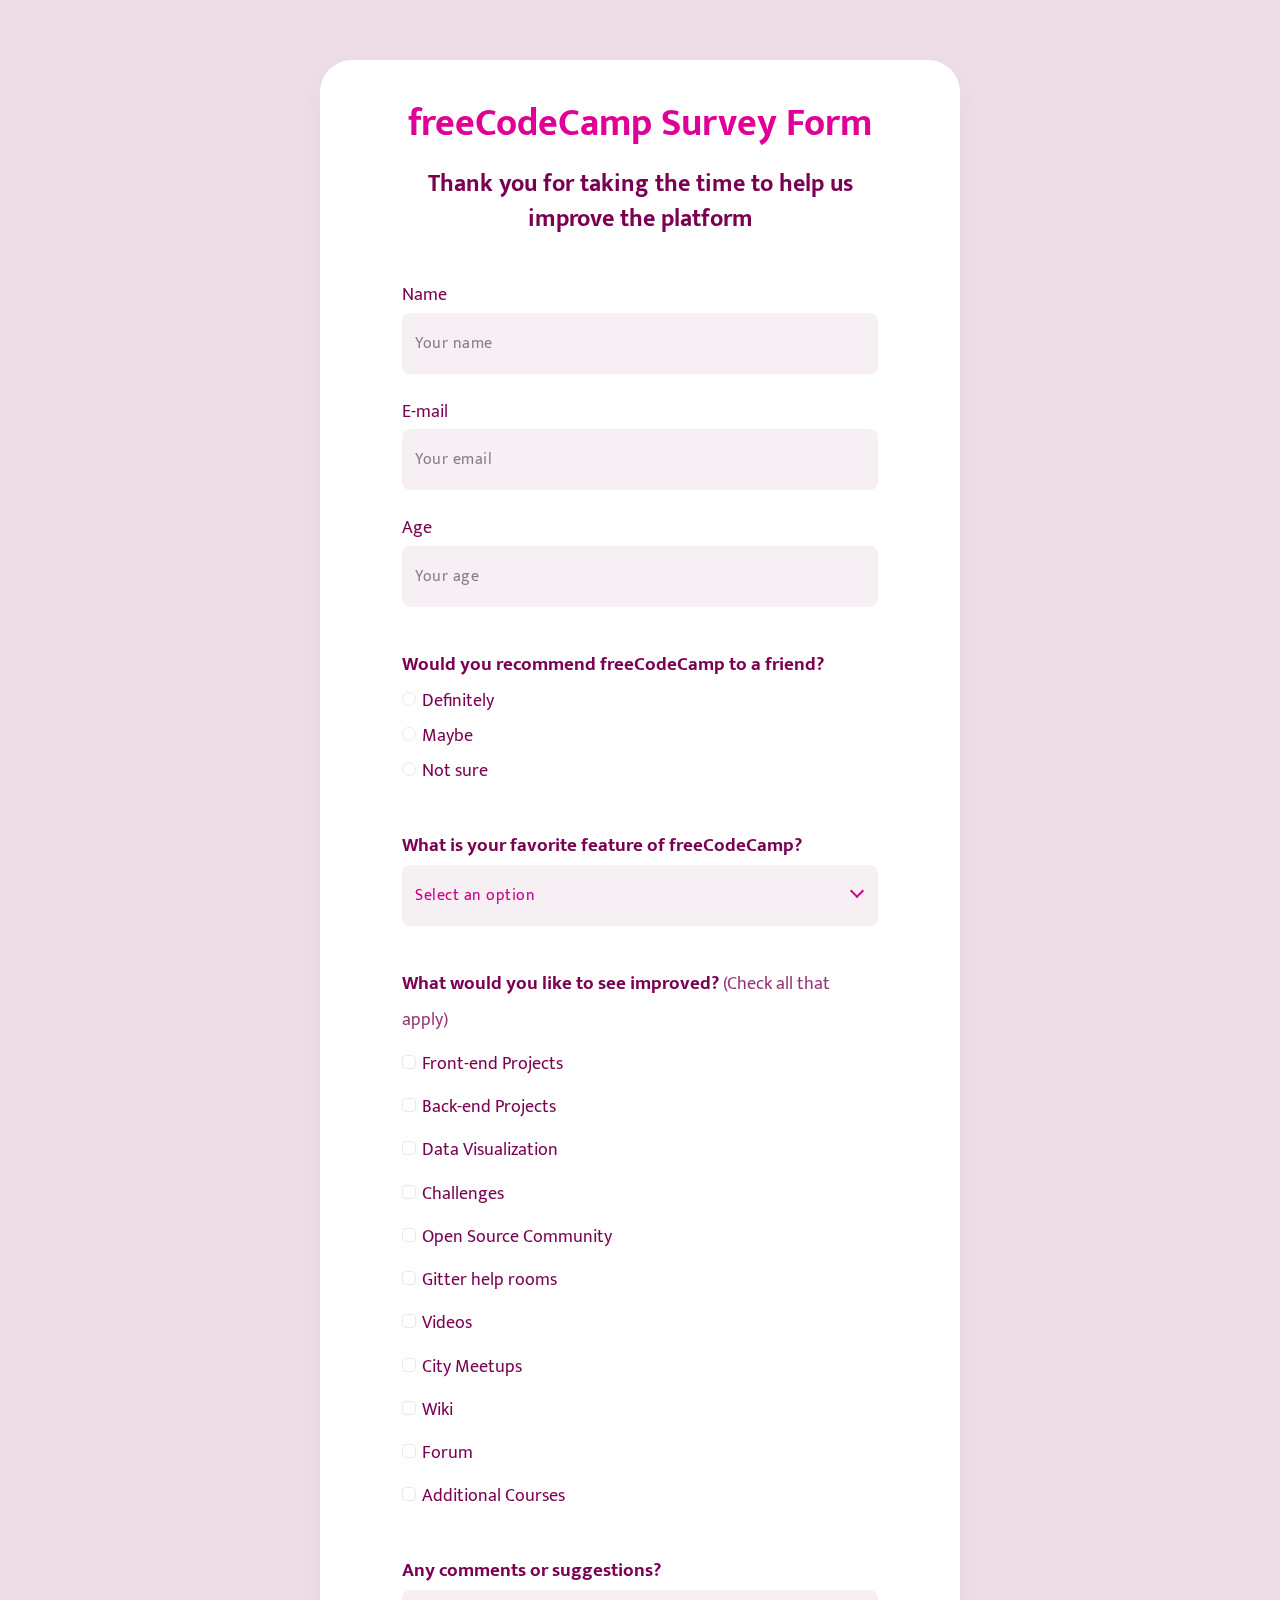
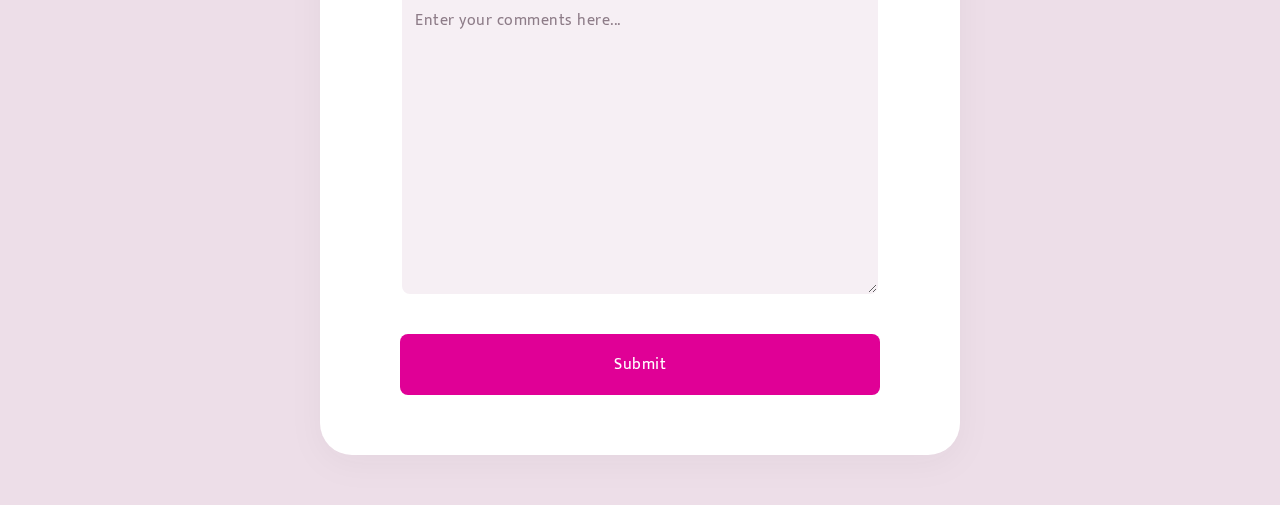
<file: responsive-web-design/survey-form/index.html>
<!DOCTYPE html>
<html lang="en">
  <head>
    <meta charset="UTF-8" />
    <meta name="viewport" content="width=device-width, initial-scale=1.0" />
    <link rel="preconnect" href="https://fonts.gstatic.com" />
    <link
      href="https://fonts.googleapis.com/css2?family=Mukta+Vaani:wght@300;700&display=swap"
      rel="stylesheet"
    />
    <link rel="stylesheet" href="style.css" />
    <title>Survey Form</title>
  </head>
  <body>
    <div id="container">
      <h1 id="title">freeCodeCamp Survey Form</h1>
      <p id="description">
        Thank you for taking the time to help us improve the platform
      </p>
      <form action="#" id="survey-form">
        <fieldset>
          <label for="name" id="name-label">
            Name
            <input
              type="text"
              name="name"
              id="name"
              placeholder="Your name"
              required
              class="w-100"
            />
          </label>
          <label for="email" id="email-label">
            E-mail
            <input
              type="email"
              name="email"
              id="email"
              placeholder="Your email"
              required
              class="w-100"
            />
          </label>
          <label for="number" id="number-label">
            Age
            <input
              type="number"
              name="number"
              id="number"
              min="0"
              max="110"
              placeholder="Your age"
              class="w-100"
            />
          </label>
        </fieldset>
        <fieldset>
          <label
            ><strong
              >Would you recommend freeCodeCamp to a friend?</strong
            ></label
          >
          <label for="definitely" class="radios"
            ><input
              type="radio"
              name="recommend"
              id="definitely"
              value="definitely"
            />
            <span class="checkmark"></span>
            Definitely
          </label>
          <label for="maybe" class="radios"
            ><input type="radio" name="recommend" id="maybe" value="maybe" />
            <span class="checkmark"></span>
            Maybe
          </label>
          <label for="not-sure" class="radios"
            ><input
              type="radio"
              name="recommend"
              id="not-sure"
              value="not-sure"
            />
            <span class="checkmark"></span>
            Not sure
          </label>
        </fieldset>
        <fieldset>
          <label for="dropdown" id="dropdown-label">
            <strong>What is your favorite feature of freeCodeCamp?</strong>
            <div class="arrow">
              <select name="dropdown" id="dropdown" class="arrow">
                <option value disabled selected>Select an option</option>
                <option value="challenges">Challenges</option>
                <option value="Projects">Projects</option>
                <option value="community">Community</option>
                <option value="open-source">Open Source</option>
              </select>
            </div>
          </label>
        </fieldset>
        <fieldset class="checkboxes">
          <label
            ><strong>What would you like to see improved?</strong>
            <span>(Check all that apply)</span></label
          >
          <label for="front-end">
            <input
              type="checkbox"
              name="front-end"
              id="front-end"
              value="front-end-projects"
            />
            <span class="checkmark"
              ><img src="img/check.svg" alt="Checkmark"
            /></span>
            Front-end Projects
          </label>
          <label for="back-end">
            <input
              type="checkbox"
              name="back-end"
              id="back-end"
              value="back-end"
            />
            <span class="checkmark"
              ><img src="img/check.svg" alt="Checkmark"
            /></span>
            Back-end Projects
          </label>
          <label for="data-visualization">
            <input
              type="checkbox"
              name="data-visualization"
              id="data-visualization"
              value="data-visualization"
            />
            <span class="checkmark"
              ><img src="img/check.svg" alt="Checkmark"
            /></span>
            Data Visualization
          </label>
          <label for="challenges">
            <input
              type="checkbox"
              name="challenges"
              id="challenges"
              value="challenges"
            />
            <span class="checkmark"
              ><img src="img/check.svg" alt="Checkmark"
            /></span>
            Challenges
          </label>
          <label for="open-source-community">
            <input
              type="checkbox"
              name="open-source-community"
              id="open-source-community"
              value="open-source-community"
            />
            <span class="checkmark"
              ><img src="img/check.svg" alt="Checkmark"
            /></span>
            Open Source Community
          </label>
          <label for="gitter-help-rooms">
            <input
              type="checkbox"
              name="gitter-help-rooms"
              id="gitter-help-rooms"
              value="gitter-help-rooms"
            />
            <span class="checkmark"
              ><img src="img/check.svg" alt="Checkmark"
            /></span>
            Gitter help rooms
          </label>
          <label for="videos">
            <input type="checkbox" name="videos" id="videos" value="videos" />
            <span class="checkmark"
              ><img src="img/check.svg" alt="Checkmark"
            /></span>
            Videos
          </label>
          <label for="city-meetups">
            <input
              type="checkbox"
              name="city-meetups"
              id="city-meetups"
              value="city-meetups"
            />
            <span class="checkmark"
              ><img src="img/check.svg" alt="Checkmark"
            /></span>
            City Meetups
          </label>
          <label for="wiki">
            <input type="checkbox" name="wiki" id="wiki" value="wiki" />
            <span class="checkmark"
              ><img src="img/check.svg" alt="Checkmark"
            /></span>
            Wiki
          </label>
          <label for="forum">
            <input type="checkbox" name="forum" id="forum" value="forum" />
            <span class="checkmark"
              ><img src="img/check.svg" alt="Checkmark"
            /></span>
            Forum
          </label>
          <label for="additional-courses">
            <input
              type="checkbox"
              name="additional-courses"
              id="additional-courses"
              value="additional-courses"
            />
            <span class="checkmark"
              ><img src="img/check.svg" alt="Checkmark"
            /></span>
            Additional Courses
          </label>
        </fieldset>
        <fieldset>
          <label for="comments">
            <strong>Any comments or suggestions?</strong>
            <textarea
              name="comments"
              id="comments"
              rows="10"
              placeholder="Enter your comments here..."
              class="w-100"
            ></textarea>
          </label>
        </fieldset>
        <input type="submit" value="Submit" id="submit" />
      </form>
    </div>
  </body>
</html>
</file>
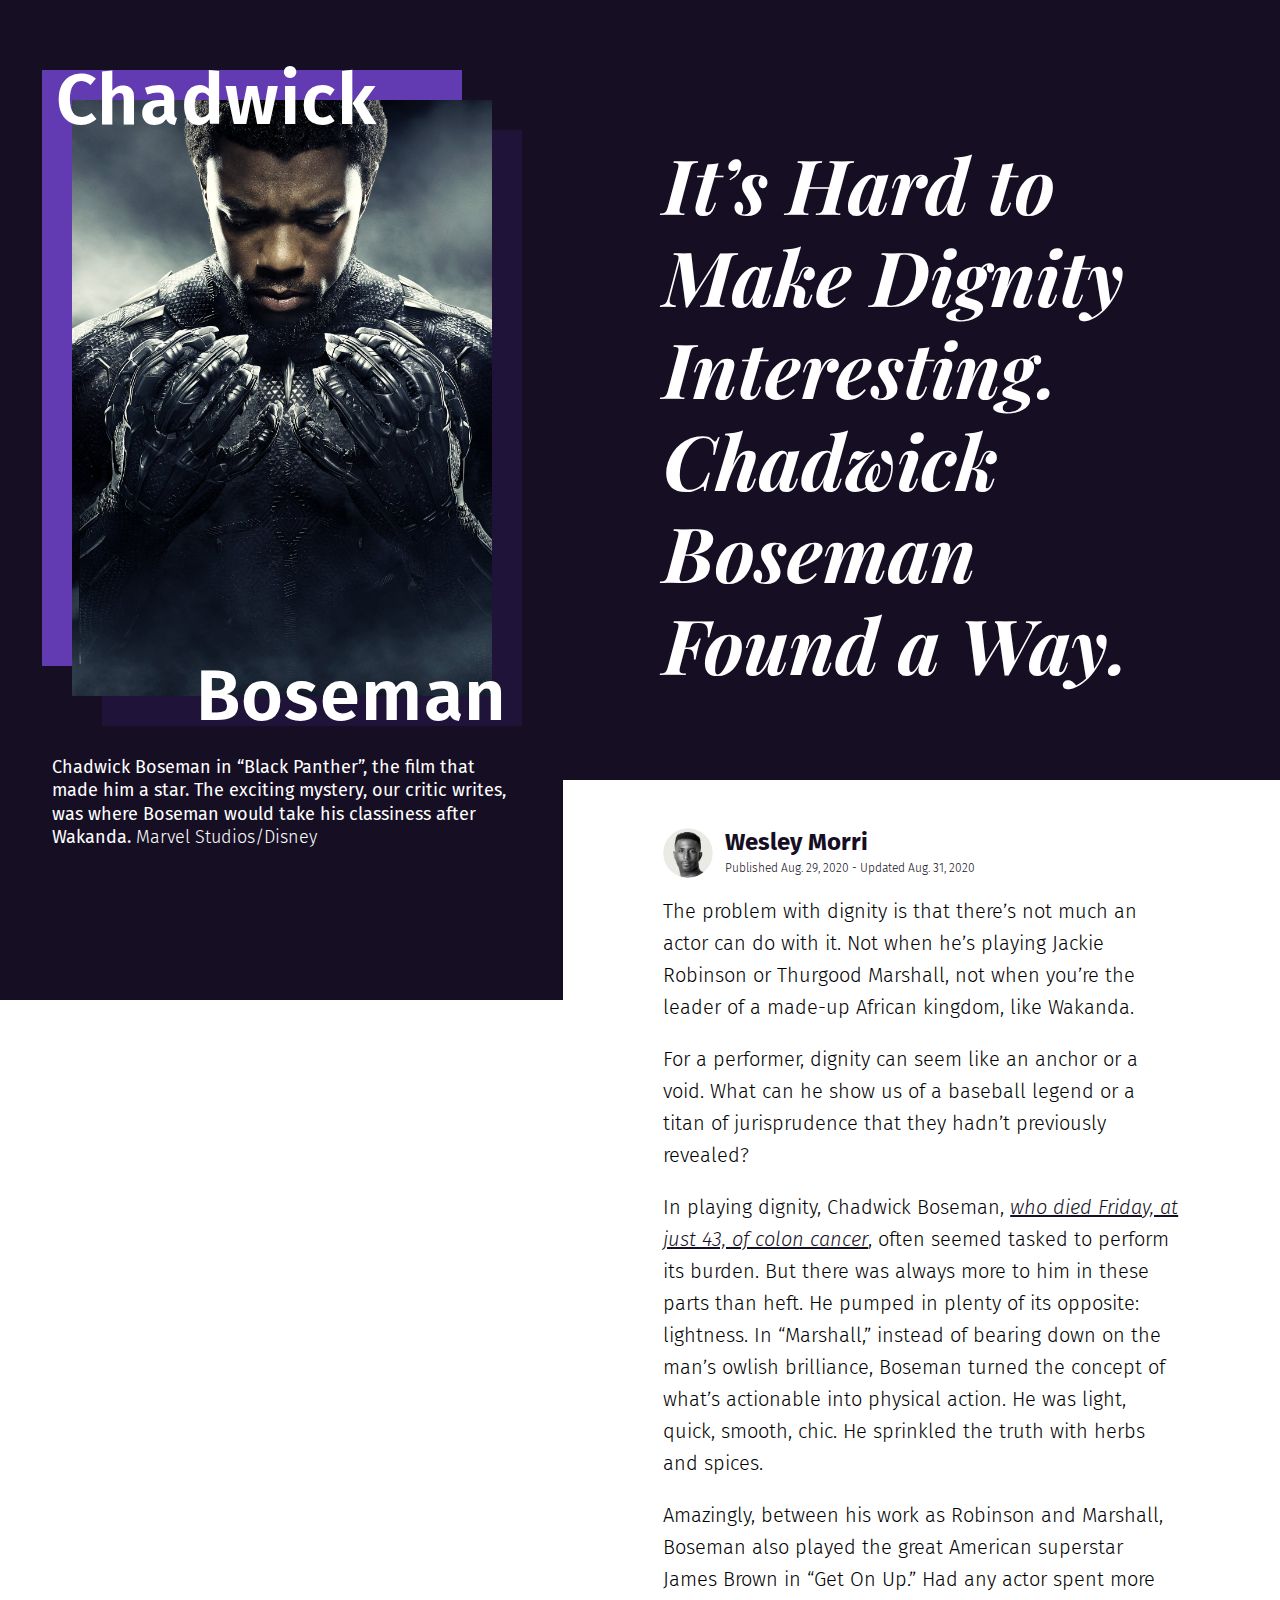
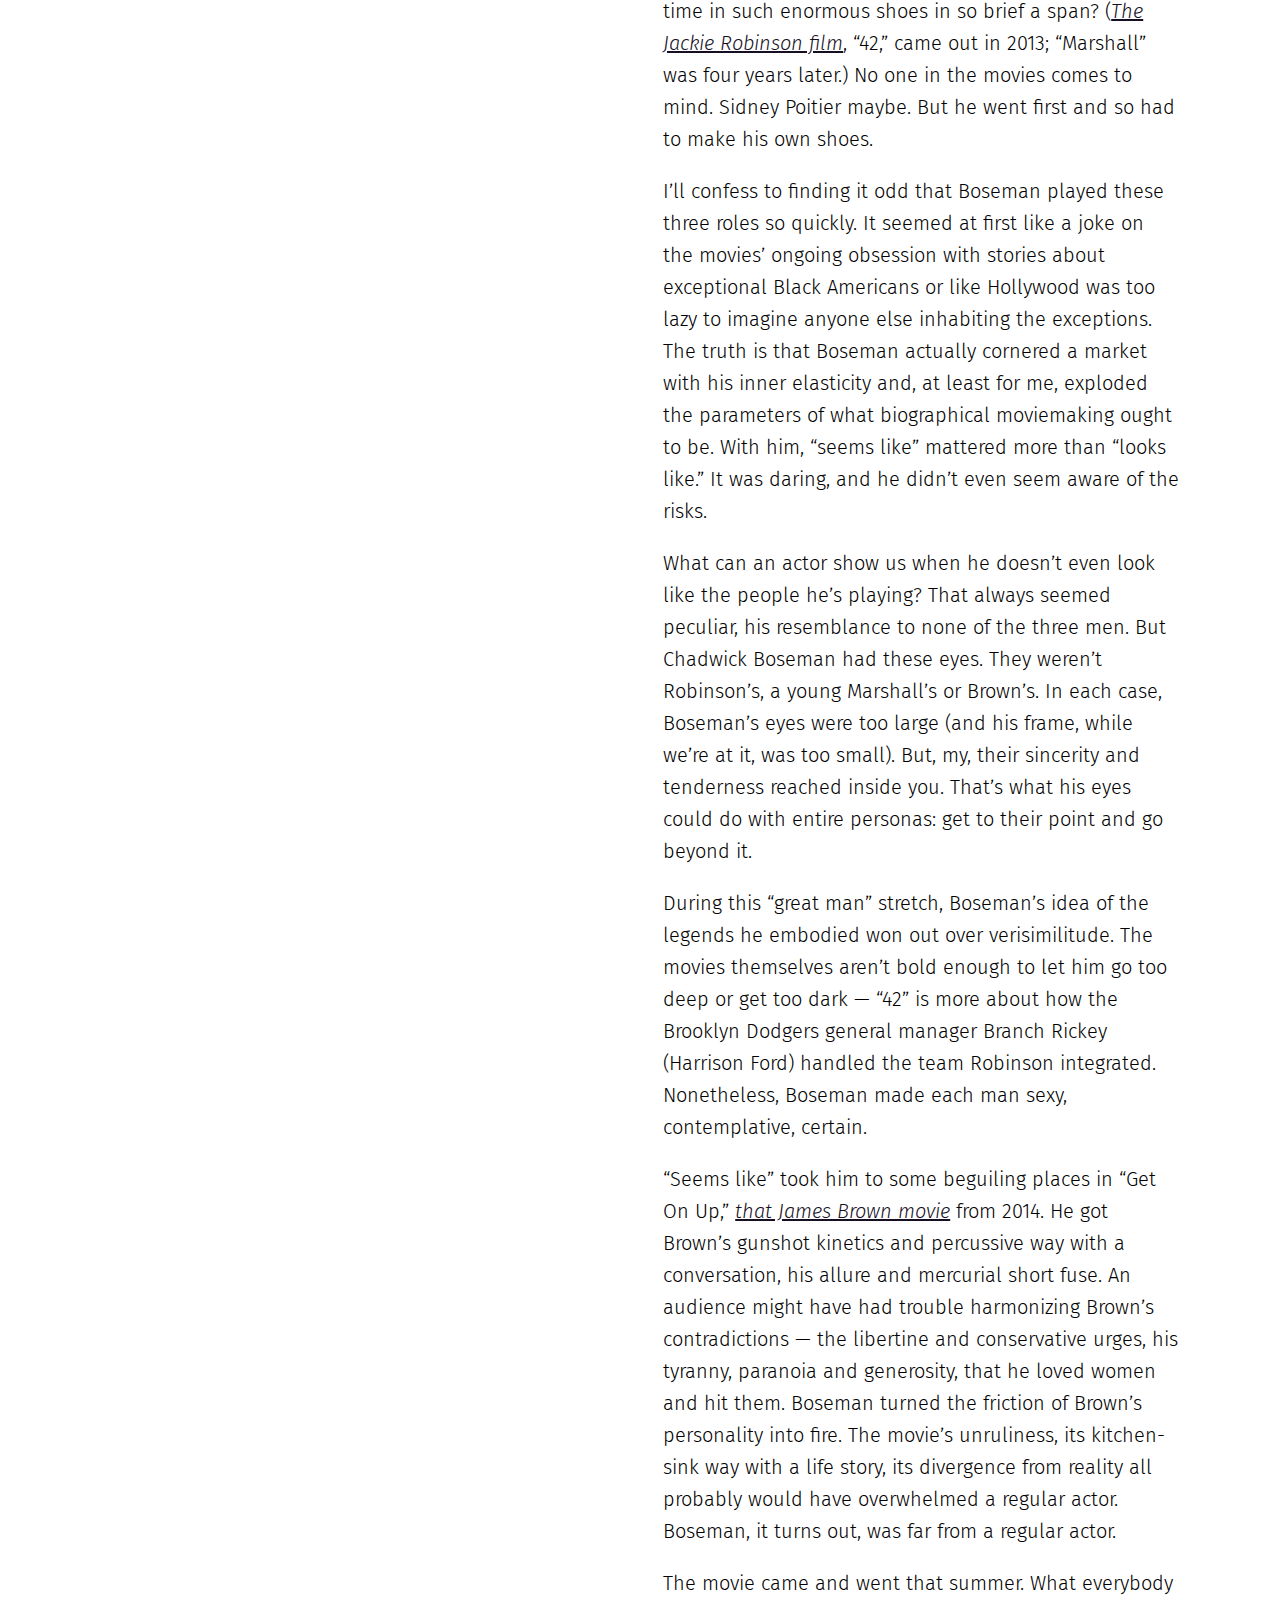
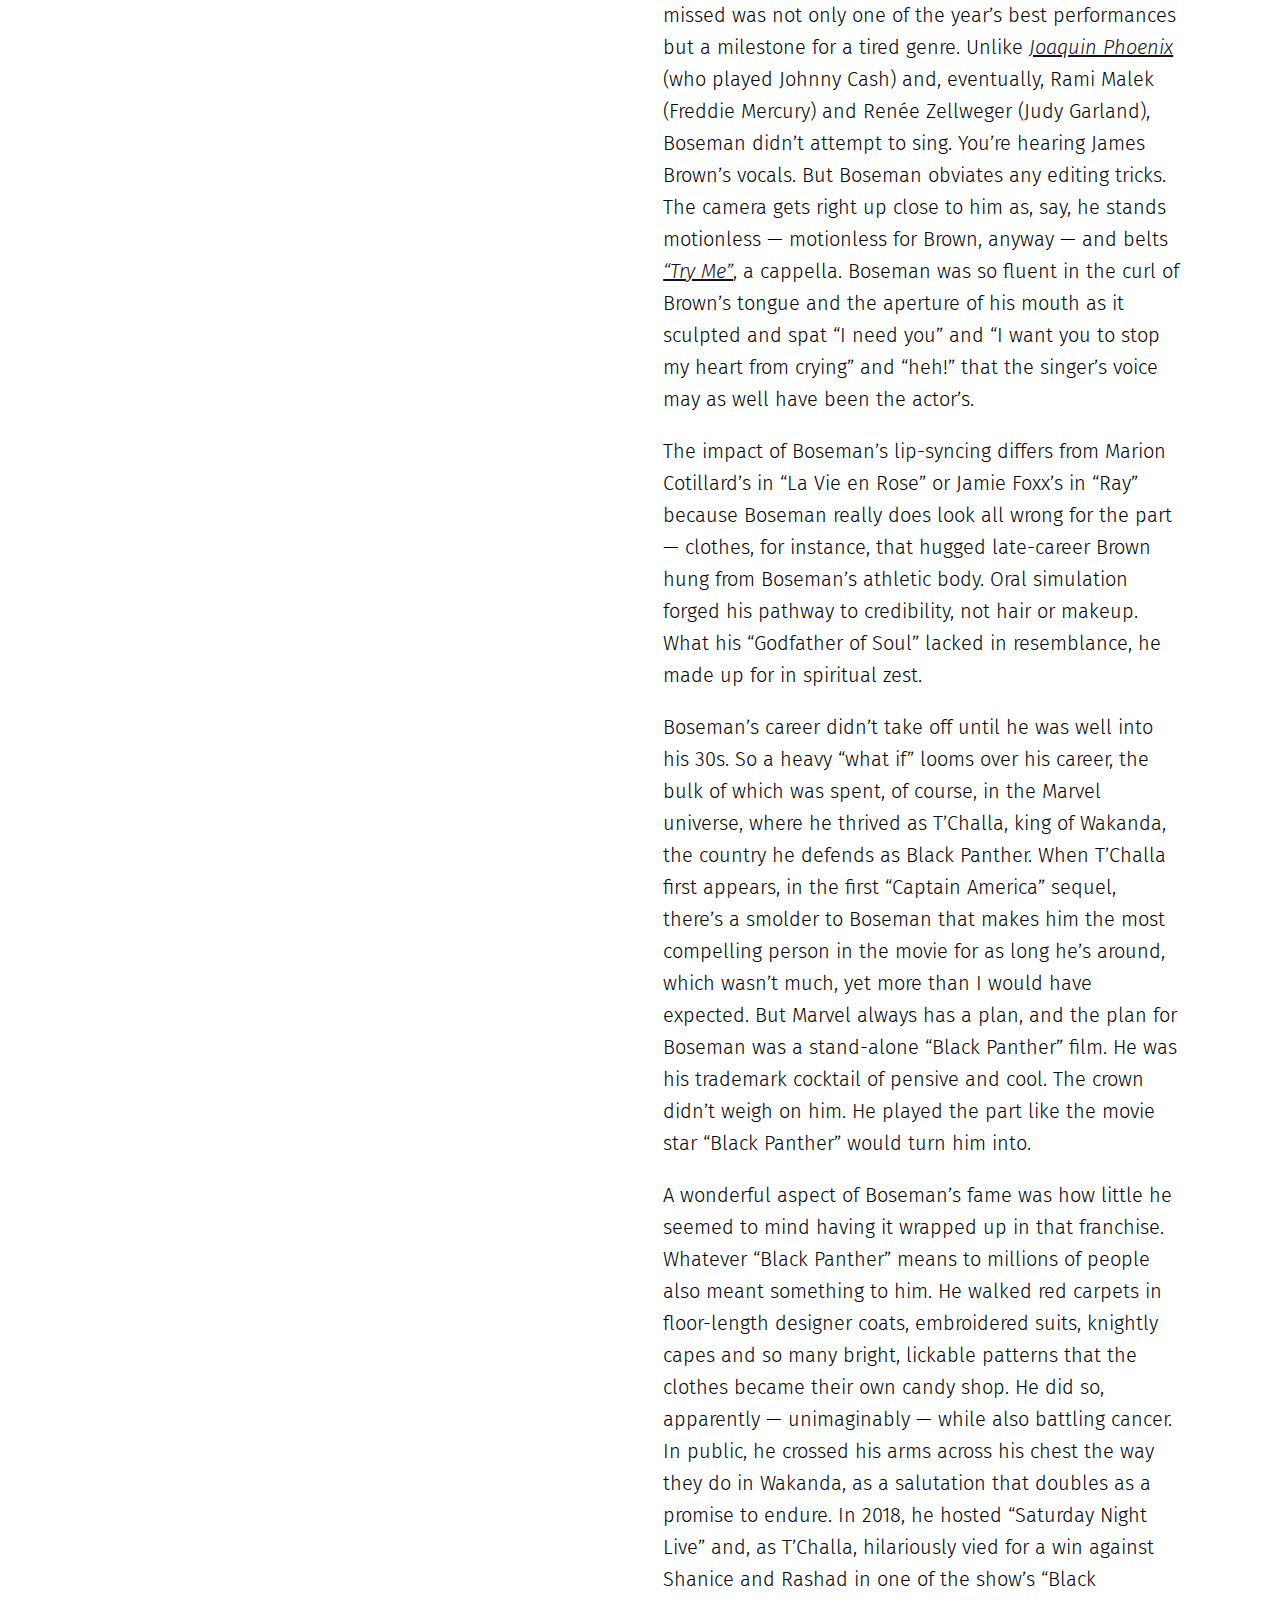
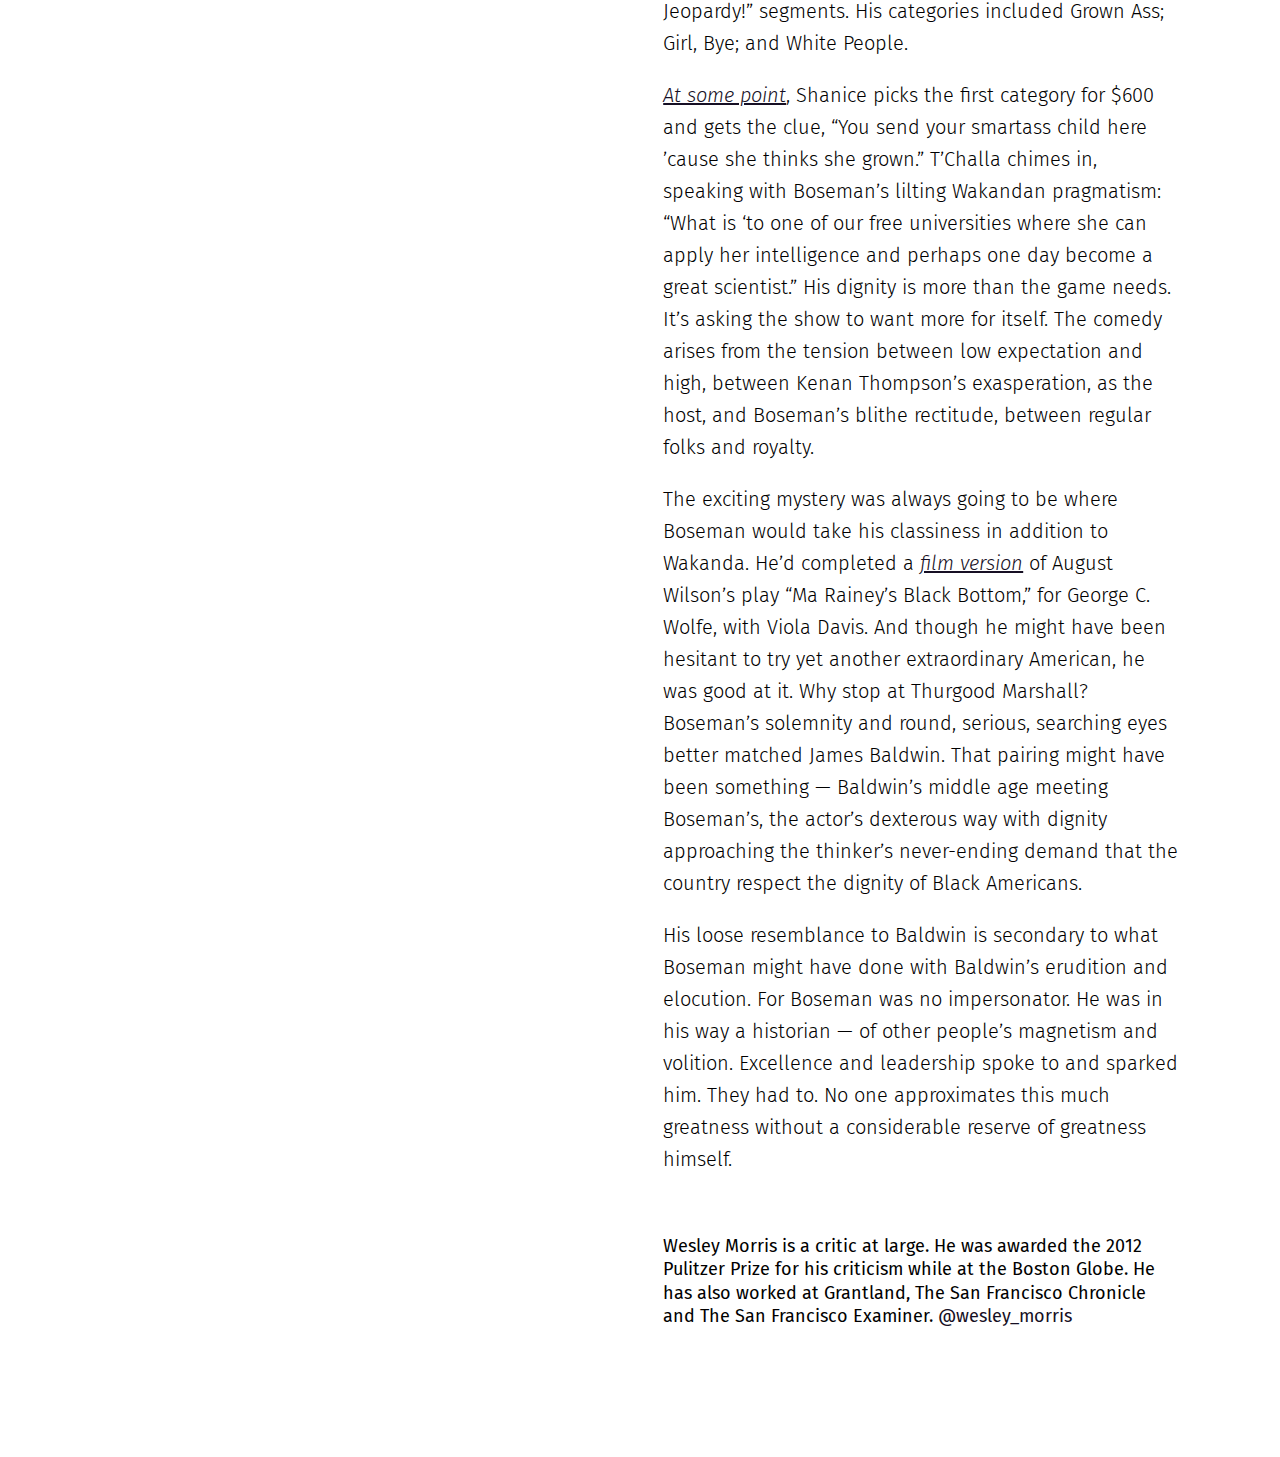
<file: responsive-web-design/tribute-page/index.html>
<!DOCTYPE html>
<html lang="en">
<head>
  <meta charset="UTF-8">
  <meta name="viewport" content="width=device-width, initial-scale=1.0">
  <title>Tribute Page - Chadwick Boseman</title>
  <link href="https://fonts.googleapis.com/css2?family=Fira+Sans:wght@300;400;600&family=Playfair+Display:ital,wght@1,700&display=swap" rel="stylesheet">
  <link rel="stylesheet" href="style.css">
</head>
<body id="main">
  <aside>
    <div id="img-div" class="frame">
      <div id="title">
        <h2>Chadwick</h2>
        <h2>Boseman</h2>
      </div>
      <img src="images/boseman-black-panther.jpg" alt="Chadwick Boseman in 'Black Panther'" id="image">
      <h3 id="img-caption">Chadwick Boseman in “Black Panther”, the film that made him a star. The exciting mystery, our critic writes, was where Boseman would take his classiness after Wakanda. <span>Marvel Studios/Disney</span></h3>
    </div>
  </aside>
  <div id="intro">
    <h1 id="tribute-info">It’s Hard to Make Dignity Interesting. Chadwick Boseman Found a Way.</h1>
  </div>
  <article>
    <div id="author">
      <a href="https://www.nytimes.com/by/wesley-morris" target="_blank"><img src="images/wesley-morris.jpg" alt="Wesley Morris"></a>
      <a href="https://www.nytimes.com/2020/08/29/movies/chadwick-boseman-appraisal.html" id="tribute-link" target="_blank">
        <h4>Wesley Morri</h4>
        <h5>Published Aug. 29, 2020 - Updated Aug. 31, 2020</h5>
      </a>
    </div>
    <p>The problem with dignity is that there’s not much an actor can do with it. Not when he’s playing Jackie Robinson or Thurgood Marshall, not when you’re the leader of a made-up African kingdom, like Wakanda.</p>
    <p>For a performer, dignity can seem like an anchor or a void. What can he show us of a baseball legend or a titan of jurisprudence that they hadn’t previously revealed?</p>
    <p>In playing dignity, Chadwick Boseman, <a href="https://www.nytimes.com/2020/08/28/movies/chadwick-boseman-dead.html" target="_blank">who died Friday, at just 43, of colon cancer</a>, often seemed tasked to perform its burden. But there was always more to him in these parts than heft. He pumped in plenty of its opposite: lightness. In “Marshall,” instead of bearing down on the man’s owlish brilliance, Boseman turned the concept of what’s actionable into physical action. He was light, quick, smooth, chic. He sprinkled the truth with herbs and spices.</p> 
    <p>Amazingly, between his work as Robinson and Marshall, Boseman also played the great American superstar James Brown in “Get On Up.” Had any actor spent more time in such enormous shoes in so brief a span? (<a href="https://www.nytimes.com/2013/04/12/movies/42-with-chadwick-boseman-as-jackie-robinson.html" target="_blank">The Jackie Robinson film</a>, “42,” came out in 2013; “Marshall” was four years later.) No one in the movies comes to mind. Sidney Poitier maybe. But he went first and so had to make his own shoes.</p>
    <p>I’ll confess to finding it odd that Boseman played these three roles so quickly. It seemed at first like a joke on the movies’ ongoing obsession with stories about exceptional Black Americans or like Hollywood was too lazy to imagine anyone else inhabiting the exceptions. The truth is that Boseman actually cornered a market with his inner elasticity and, at least for me, exploded the parameters of what biographical moviemaking ought to be. With him, “seems like” mattered more than “looks like.” It was daring, and he didn’t even seem aware of the risks.</p>
        <div class="frame desktop-hidden">
          <img src="images/boseman-james-brown.jpg" alt="Chadwick Boseman as James Brown in 'Get On Up'">
          <h3>Chadwick Boseman as James Brown in “Get On Up.” Our critic writes that the actor “turned the friction of Brown’s personality into fire. <span>Universal Pictures</span></h3>
        </div>
    <p>What can an actor show us when he doesn’t even look like the people he’s playing? That always seemed peculiar, his resemblance to none of the three men. But Chadwick Boseman had these eyes. They weren’t Robinson’s, a young Marshall’s or Brown’s. In each case, Boseman’s eyes were too large (and his frame, while we’re at it, was too small). But, my, their sincerity and tenderness reached inside you. That’s what his eyes could do with entire personas: get to their point and go beyond it.</p>
    <p>During this “great man” stretch, Boseman’s idea of the legends he embodied won out over verisimilitude. The movies themselves aren’t bold enough to let him go too deep or get too dark — “42” is more about how the Brooklyn Dodgers general manager Branch Rickey (Harrison Ford) handled the team Robinson integrated. Nonetheless, Boseman made each man sexy, contemplative, certain.</p>
    <p>“Seems like” took him to some beguiling places in “Get On Up,” <a href="https://grantland.com/features/guardians-of-the-galaxy-get-on-up-review/" target="_blank">that James Brown movie</a> from 2014. He got Brown’s gunshot kinetics and percussive way with a conversation, his allure and mercurial short fuse. An audience might have had trouble harmonizing Brown’s contradictions — the libertine and conservative urges, his tyranny, paranoia and generosity, that he loved women and hit them. Boseman turned the friction of Brown’s personality into fire. The movie’s unruliness, its kitchen-sink way with a life story, its divergence from reality all probably would have overwhelmed a regular actor. Boseman, it turns out, was far from a regular actor.</p>
    <p>The movie came and went that summer. What everybody missed was not only one of the year’s best performances but a milestone for a tired genre. Unlike <a href="https://www.nytimes.com/2005/11/18/movies/the-man-in-black-on-stage-and-off.html" target="_blank">Joaquin Phoenix</a> (who played Johnny Cash) and, eventually, Rami Malek (Freddie Mercury) and Renée Zellweger (Judy Garland), Boseman didn’t attempt to sing. You’re hearing James Brown’s vocals. But Boseman obviates any editing tricks. The camera gets right up close to him as, say, he stands motionless — motionless for Brown, anyway — and belts <a href="https://www.youtube.com/watch?v=_OIcuozqEjo" target="_blank">“Try Me”</a>,  a cappella. Boseman was so fluent in the curl of Brown’s tongue and the aperture of his mouth as it sculpted and spat “I need you” and “I want you to stop my heart from crying” and “heh!” that the singer’s voice may as well have been the actor’s.</p>
    <p>The impact of Boseman’s lip-syncing differs from Marion Cotillard’s in “La Vie en Rose” or Jamie Foxx’s in “Ray” because Boseman really does look all wrong for the part — clothes, for instance, that hugged late-career Brown hung from Boseman’s athletic body. Oral simulation forged his pathway to credibility, not hair or makeup. What his “Godfather of Soul” lacked in resemblance, he made up for in spiritual zest.</p>
    <p>Boseman’s career didn’t take off until he was well into his 30s. So a heavy “what if” looms over his career, the bulk of which was spent, of course, in the Marvel universe, where he thrived as T’Challa, king of Wakanda, the country he defends as Black Panther. When T’Challa first appears, in the first “Captain America” sequel, there’s a smolder to Boseman that makes him the most compelling person in the movie for as long he’s around, which wasn’t much, yet more than I would have expected. But Marvel always has a plan, and the plan for Boseman was a stand-alone “Black Panther” film. He was his trademark cocktail of pensive and cool. The crown didn’t weigh on him. He played the part like the movie star “Black Panther” would turn him into.</p>
    <div class="frame desktop-hidden">
      <img src="images/boseman-black-panther-2.jpg" alt="Chadwick Boseman in 'Black Panther'" class="desktop-hidden">
      <h3>Chadwick Boseman in “Black Panther,” the film that made him a star. The exciting mystery, our critic writes, was where Boseman would take his classiness after Wakanda. <span>Matt Kennedy/Marvel Studios/Disney</span></h3>
    </div>
    <p>A wonderful aspect of Boseman’s fame was how little he seemed to mind having it wrapped up in that franchise. Whatever “Black Panther” means to millions of people also meant something to him. He walked red carpets in floor-length designer coats, embroidered suits, knightly capes and so many bright, lickable patterns that the clothes became their own candy shop. He did so, apparently — unimaginably — while also battling cancer. In public, he crossed his arms across his chest the way they do in Wakanda, as a salutation that doubles as a promise to endure. In 2018, he hosted “Saturday Night Live” and, as T’Challa, hilariously vied for a win against Shanice and Rashad in one of the show’s “Black Jeopardy!” segments. His categories included Grown Ass; Girl, Bye; and White People.</p>
    <p><a href="https://www.youtube.com/watch?v=hzMzFGgmQOc" target="_blank">At some point</a>, Shanice picks the first category for $600 and gets the clue, “You send your smartass child here ’cause she thinks she grown.” T’Challa chimes in, speaking with Boseman’s lilting Wakandan pragmatism: “What is ‘to one of our free universities where she can apply her intelligence and perhaps one day become a great scientist.” His dignity is more than the game needs. It’s asking the show to want more for itself. The comedy arises from the tension between low expectation and high, between Kenan Thompson’s exasperation, as the host, and Boseman’s blithe rectitude, between regular folks and royalty.</p>
    <p>The exciting mystery was always going to be where Boseman would take his classiness in addition to Wakanda. He’d completed a <a href="https://deadline.com/2020/08/netflix-delays-ma-raineys-black-bottom-virtual-preview-event-following-chadwick-boseman-death-1203026802/" target="_blank">film version</a> of August Wilson’s play “Ma Rainey’s Black Bottom,” for George C. Wolfe, with Viola Davis. And though he might have been hesitant to try yet another extraordinary American, he was good at it. Why stop at Thurgood Marshall? Boseman’s solemnity and round, serious, searching eyes better matched James Baldwin. That pairing might have been something — Baldwin’s middle age meeting Boseman’s, the actor’s dexterous way with dignity approaching the thinker’s never-ending demand that the country respect the dignity of Black Americans.</p>
    <p>His loose resemblance to Baldwin is secondary to what Boseman might have done with Baldwin’s erudition and elocution. For Boseman was no impersonator. He was in his way a historian — of other people’s magnetism and volition. Excellence and leadership spoke to and sparked him. They had to. No one approximates this much greatness without a considerable reserve of greatness himself.</p>
    <h3>Wesley Morris is a critic at large. He was awarded the 2012 Pulitzer Prize for his criticism while at the Boston Globe. He has also worked at Grantland, The San Francisco Chronicle and The San Francisco Examiner. <a href="https://twitter.com/wesley_morris" target="_blank">@wesley_morris</a></h3>
  </article>
  

</body>
</html>
</file>
<file: responsive-web-design/survey-form/style.css>
body {
  background-color: #eddee8;
  color: #7a0052;
  font-family: "Mukta Vaani", sans-serif;
  margin: 0;
  line-height: 2.2em;
}

h1 {
  color: #e00096;
  font-size: 2.4em;
  text-align: center;
}

#description {
  font-size: 1.5em;
  font-weight: 700;
  margin: 0 auto 40px;
  text-align: center;
}

#container {
  background-color: #ffffff;
  border-radius: 32px;
  filter: drop-shadow(0px 8px 16px rgba(17, 17, 17, 0.04));
  margin: 60px auto;
  max-width: 480px;
  padding: 20px 80px;
}

label + label,
select,
label > textarea,
input[type="text"],
input[type="email"],
input[type="number"] {
  display: block;
}

input,
textarea,
select {
  background-color: #f6eff4;
  border-radius: 8px;
  border: 1px solid transparent;
  color: #cc0088;
  font-family: "Mukta Vaani", sans-serif;
  font-size: 16px;
  letter-spacing: 0.5px;
  padding: 16px 12px;
}

input:focus,
textarea:focus,
select:focus {
  border-color: #e00096;
  outline: none;
}

.w-100 {
  /* 100% - horizontal padding (2* 12px)  - border (2px) */
  width: calc(100% - 26px);
}

select {
  -moz-appearance: none;
  -webkit-appearance: none;
  width: 100%;
}

.arrow {
  position: relative;
}

.arrow:before {
  border-bottom: 2px solid #cc0088;
  border-right: 2px solid #cc0088;
  content: "";
  height: 8px;
  position: absolute;
  right: 16px;
  top: calc(50% - 4px);
  transform: translateY(-50%) rotate(45deg);
  width: 8px;
  z-index: 10;
}

label {
  font-size: 1.1em;
  margin-top: 20px;
}

label span {
  opacity: 0.8;
}

label strong {
  font-size: 1.1em;
  font-weight: 700;
}

.checkboxes label {
  margin-top: 8px;
}

label.radios {
  margin: 0;
}

input[type="submit"] {
  background-color: #e00096;
  color: #ffffff;
  margin: 0 auto 40px;
  width: 100%;
}

::placeholder {
  color: #493141;
  font-size: 16px;
  letter-spacing: 0.5px;
  opacity: 0.6;
}

fieldset {
  border: none;
  margin-bottom: 40px;
  padding: 0;
}

input[type="checkbox"],
input[type="radio"] {
  display: none;
}

input[type="checkbox"] + .checkmark,
input[type="radio"] + .checkmark {
  border: 1px solid #eddee8;
  display: inline-block;
  height: 12px;

  margin-right: 2px;
  transition: 0.3s background-color;
  width: 12px;
}

input[type="checkbox"] + .checkmark {
  position: relative;
  border-radius: 4px;
}

input[type="checkbox"] + .checkmark img {
  width: 12px;
  height: 12px;
  position: absolute;
  opacity: 0;
  transition: 0.3s opacity;
}

input[type="checkbox"]:checked + .checkmark,
input[type="radio"]:checked + .checkmark {
  background-color: #cc0088;
  border-color: #cc0088;
}

input[type="checkbox"]:checked + .checkmark img {
  opacity: 1;
}

input[type="radio"] + .checkmark {
  border-radius: 10px;
}

@media (max-width: 480px) {
  #container {
    margin: 20px 0;
    padding: 20px;
  }
}
</file>
<file: responsive-web-design/tribute-page/style.css>
body {
  margin: 0;
}

#main {
  font-family: "Fira Sans", sans-serif;
}

aside {
  background-color: #160f24;
  padding-top: 60px;
}

h1 {
  background-color: #160f24;
  font-family: "Playfair Display", serif;
  font-size: 46px;
  font-style: italic;
  line-height: 62px;
  margin: 142px auto 12px;
  max-width: calc(100% - 48px);
}

h2 {
  font-size: 42px;
  font-weight: 600;
  letter-spacing: 0.02em;
  line-height: 48px;
  margin: 0;
  position: absolute;
}

h3 {
  font-family: Fira Sans;
  font-size: 12px;
  font-style: normal;
  font-weight: normal;
  line-height: 130%;
  margin: 40px 0 80px;
}

h3 span {
  font-weight: 300;
}

h4 {
  font-size: 24px;
  font-weight: bold;
  line-height: 29px;
  margin: 0 0 4px;
}

h5 {
  font-size: 12px;
  font-weight: 300;
  line-height: 14px;
  margin: 0;
}

p {
  font-size: 20px;
  font-weight: 300;
  line-height: 32px;
}

p a {
  font-style: italic;
  text-decoration: underline;
}

a {
  color: #160f24;
  text-decoration: none;
}

#intro {
  background: #160f24;
  color: #ffffff;
  padding: 32px 24px 42px;
}

.frame {
  z-index: 1;
  position: relative;
  max-width: 100%;
  width: 230px;
  height: auto;
  margin: auto;
}

.frame:before,
.frame:after {
  content: "";
  height: 100%;
  position: absolute;
  width: 100%;
  z-index: -1;
}

.frame:before {
  background-color: #623bb2;
  left: -20px;
  top: -20px;
}

.frame:after {
  background-color: #20133a;
  bottom: -20px;
  right: -20px;
}

.frame img {
  display: block;
  height: auto;
  margin: 0 auto;
  max-width: 100%;
  width: 230px;
}

#title h2:nth-child(1) {
  left: -16px;
  top: 0;
  transform: translateY(-50%);
}

#title h2:nth-child(2) {
  bottom: 0;
  right: -16px;
  transform: translateY(50%);
}

#img-div {
  color: #ffffff;
}

#img-caption,
.frame h3 {
  margin-left: -20px;
  position: absolute;
  width: calc(100% + 40px);
}

article {
  background-color: #ffffff;
  margin: 24px auto;
  max-width: calc(100% - 48px);
}

#author img {
  border-radius: 50%;
  float: left;
  height: 50px;
  margin-right: 12px;
  width: 50px;
}

article .frame {
  margin: 60px auto 140px;
}

@media (min-width: 768px) {
  .frame,
  .frame img {
    width: 420px;
  }
  article .frame {
    margin: 80px auto 220px;
  }
  h1 {
    font-size: 76px;
    line-height: 92px;
    margin: 220px auto 42px;
  }
  h2 {
    font-size: 72px;
  }
  h3 {
    font-size: 18px;
    margin-top: 60px;
  }
  .frame:before {
    left: -30px;
    top: -30px;
  }
  .frame:after {
    bottom: -30px;
    right: -30px;
  }
  aside {
    padding-top: 100px;
  }
  article {
    max-width: calc(100% - 120px);
  }
}

@media (min-width: 1025px) {
  aside {
    height: 100vh;
    position: fixed;
    width: 44%;
  }
  #intro,
  article {
    float: right;
    padding: 48px 100px;
    width: calc(56% - 200px);
  }
  article {
    margin: 0;
  }
  h1 {
    margin: 90px 0 42px;
  }
  .desktop-hidden {
    display: none;
  }
}
</file>
